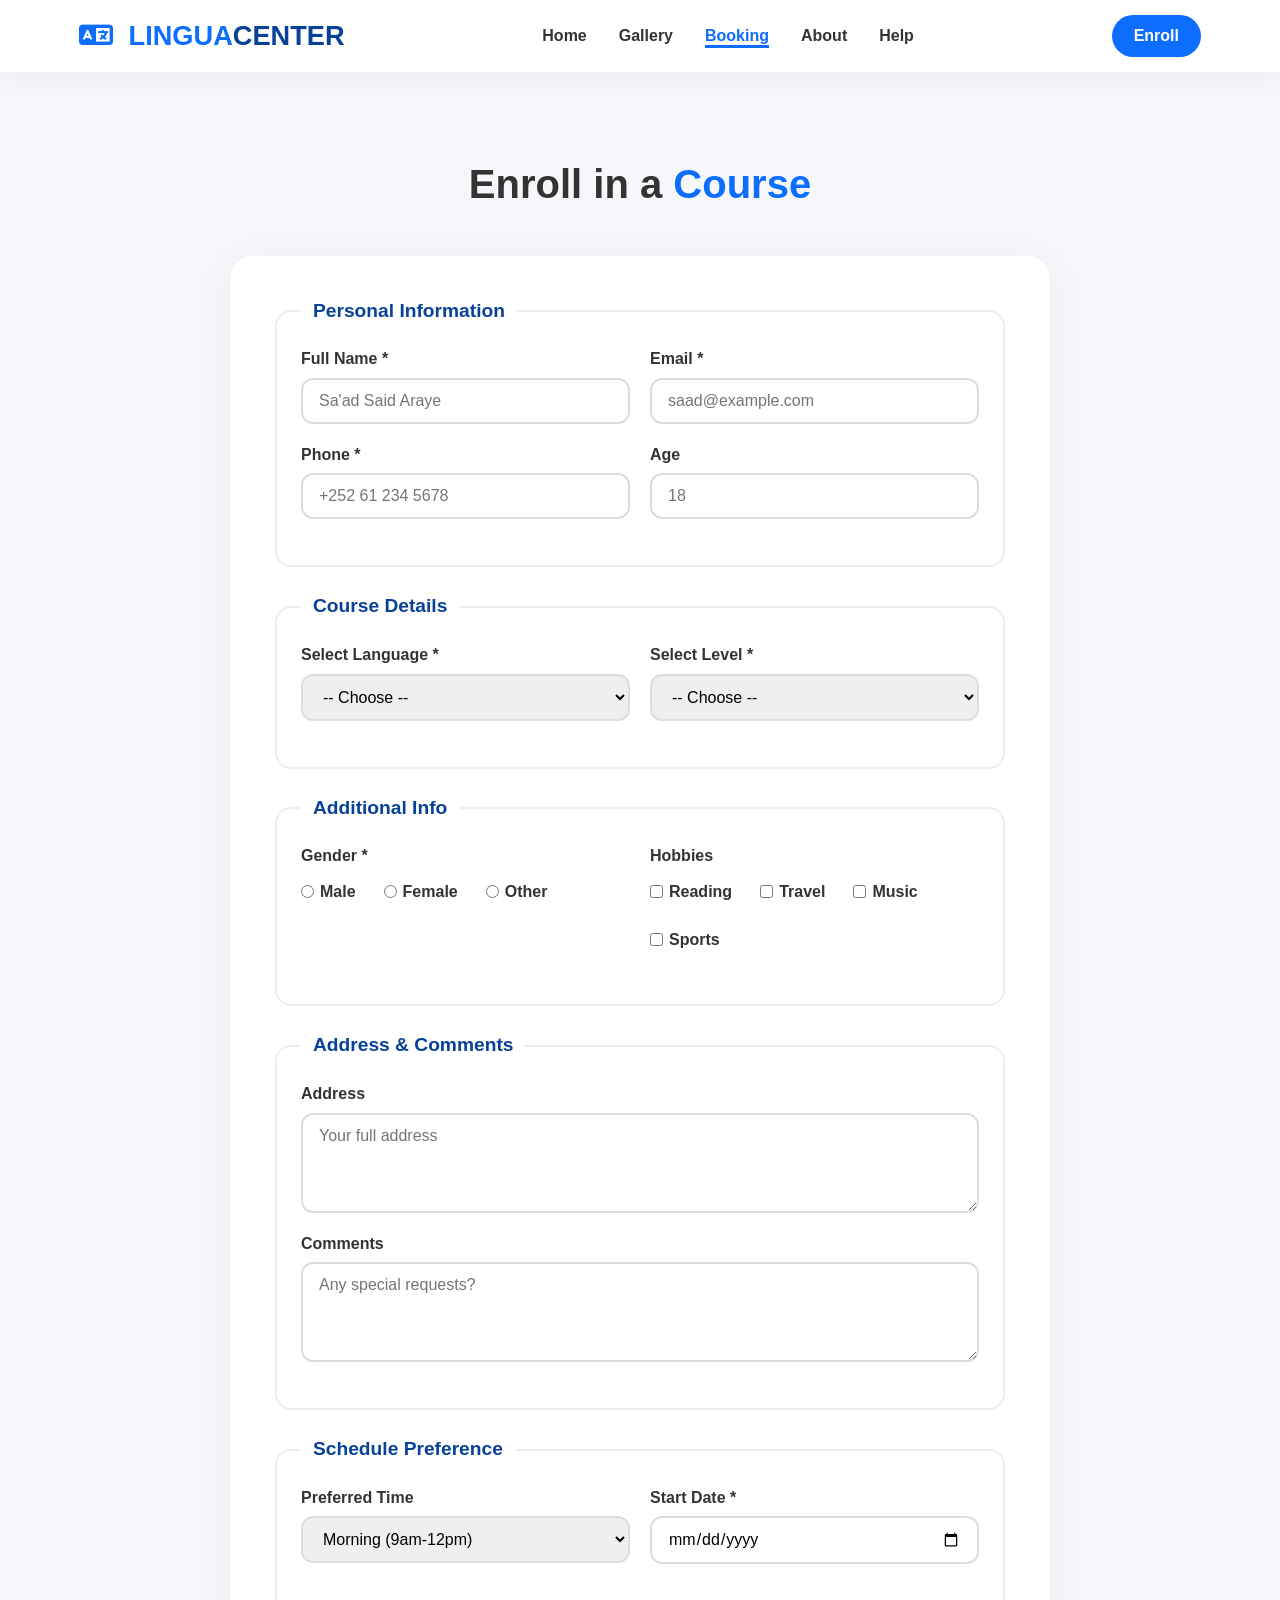
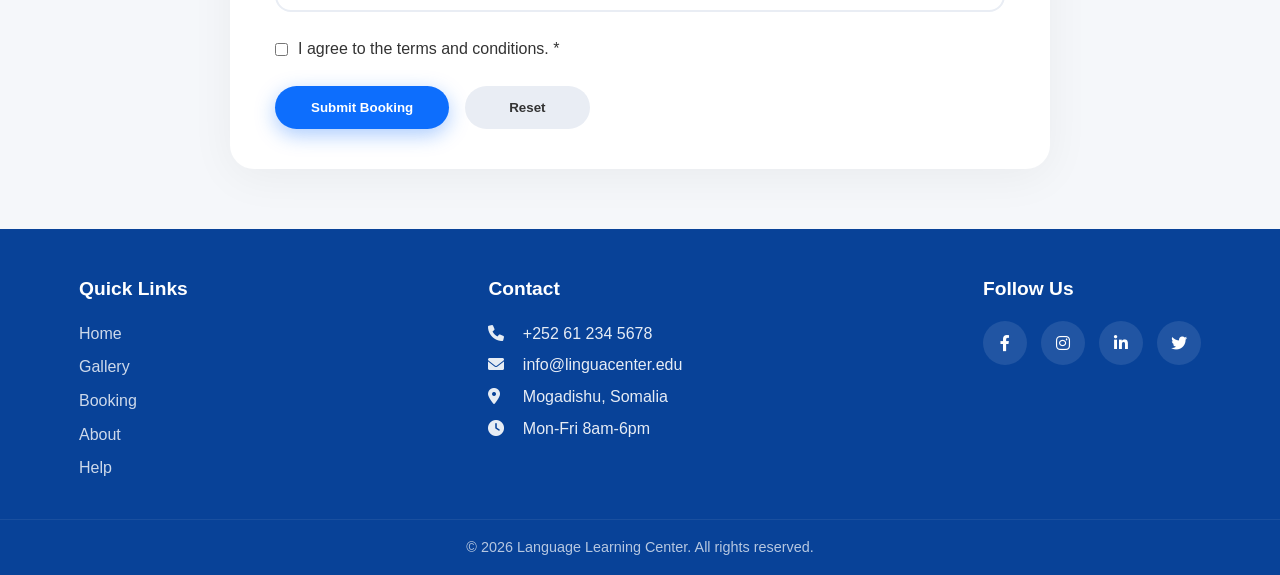
<file: booking.html>
<!DOCTYPE html>
<html lang="en">
<head>
    <meta charset="UTF-8">
    <meta name="viewport" content="width=device-width, initial-scale=1.0">
    <title>Booking - Language Learning Center</title>
    <link rel="stylesheet" href="https://cdnjs.cloudflare.com/ajax/libs/font-awesome/6.0.0-beta3/css/all.min.css">
    <link rel="stylesheet" href="css/style.css">
    <link rel="icon" href="favicon.ico">
</head>
<body>

<header class="header">
    <div class="container nav-container">
        <div class="logo"><a href="index.html"><i class="fas fa-language"></i> LINGUA<span>CENTER</span></a></div>
        <nav>
            <ul>
                <li><a href="index.html">Home</a></li>
                <li><a href="gallery.html">Gallery</a></li>
                <li><a href="booking.html" class="active">Booking</a></li>
                <li><a href="about.html">About</a></li>
                <li><a href="help.html">Help</a></li>
            </ul>
        </nav>
        <a href="booking.html" class="btn-enroll">Enroll</a>
    </div>
</header>

<section class="booking-page">
    <div class="container">
        <h2 class="title">Enroll in a <span>Course</span></h2>
        <form class="booking-form">
            <fieldset>
                <legend>Personal Information</legend>
                <div class="row">
                    <div class="group"><label>Full Name *</label><input type="text" placeholder="Sa'ad Said Araye" required minlength="3" maxlength="50"></div>
                    <div class="group"><label>Email *</label><input type="email" placeholder="saad@example.com" required></div>
                </div>
                <div class="row">
                    <div class="group"><label>Phone *</label><input type="tel" placeholder="+252 61 234 5678" required pattern="[0-9+\s\-]{8,20}"></div>
                    <div class="group"><label>Age</label><input type="number" placeholder="18" min="5" max="99"></div>
                </div>
            </fieldset>

            <fieldset>
                <legend>Course Details</legend>
                <div class="row">
                    <div class="group"><label>Select Language *</label><select required><option value="">-- Choose --</option><option>English</option><option>Arabic</option><option>French</option><option>Turkish</option><option>Chinese</option><option>Spanish</option></select></div>
                    <div class="group"><label>Select Level *</label><select required><option value="">-- Choose --</option><option>Beginner</option><option>Intermediate</option><option>Advanced</option></select></div>
                </div>
            </fieldset>

            <fieldset>
                <legend>Additional Info</legend>
                <div class="row">
                    <div class="group"><label>Gender *</label><div class="radio-group"><label><input type="radio" name="gender" required> Male</label><label><input type="radio" name="gender"> Female</label><label><input type="radio" name="gender"> Other</label></div></div>
                    <div class="group"><label>Hobbies</label><div class="check-group"><label><input type="checkbox"> Reading</label><label><input type="checkbox"> Travel</label><label><input type="checkbox"> Music</label><label><input type="checkbox"> Sports</label></div></div>
                </div>
            </fieldset>

            <fieldset>
                <legend>Address &amp; Comments</legend>
                <div class="row"><div class="group full"><label>Address</label><textarea rows="2" placeholder="Your full address"></textarea></div></div>
                <div class="row"><div class="group full"><label>Comments</label><textarea rows="3" placeholder="Any special requests?"></textarea></div></div>
            </fieldset>

            <fieldset>
                <legend>Schedule Preference</legend>
                <div class="row">
                    <div class="group"><label>Preferred Time</label><select><option>Morning (9am-12pm)</option><option>Afternoon (1pm-4pm)</option><option>Evening (5pm-8pm)</option></select></div>
                    <div class="group"><label>Start Date *</label><input type="date" required></div>
                </div>
            </fieldset>

            <div class="row"><div class="group full"><label style="font-weight:400;display:flex;align-items:center;gap:10px;cursor:pointer;"><input type="checkbox" required> I agree to the terms and conditions. *</label></div></div>

            <div class="actions">
                <button type="submit" class="btn-primary">Submit Booking</button>
                <button type="reset" class="btn-reset">Reset</button>
            </div>
        </form>
    </div>
</section>

<footer class="footer">
    <div class="container footer-grid">
        <div><h4>Quick Links</h4><ul><li><a href="index.html">Home</a></li><li><a href="gallery.html">Gallery</a></li><li><a href="booking.html">Booking</a></li><li><a href="about.html">About</a></li><li><a href="help.html">Help</a></li></ul></div>
        <div><h4>Contact</h4><p><i class="fas fa-phone"></i> +252 61 234 5678</p><p><i class="fas fa-envelope"></i> info@linguacenter.edu</p><p><i class="fas fa-map-marker-alt"></i> Mogadishu, Somalia</p><p><i class="fas fa-clock"></i> Mon-Fri 8am-6pm</p></div>
        <div><h4>Follow Us</h4><div class="social"><a href="#"><i class="fab fa-facebook-f"></i></a><a href="#"><i class="fab fa-instagram"></i></a><a href="#"><i class="fab fa-linkedin-in"></i></a><a href="#"><i class="fab fa-twitter"></i></a></div></div>
    </div>
    <div class="bottom"><p>&copy; 2026 Language Learning Center. All rights reserved.</p></div>
</footer>

</body>
</html>
</file>
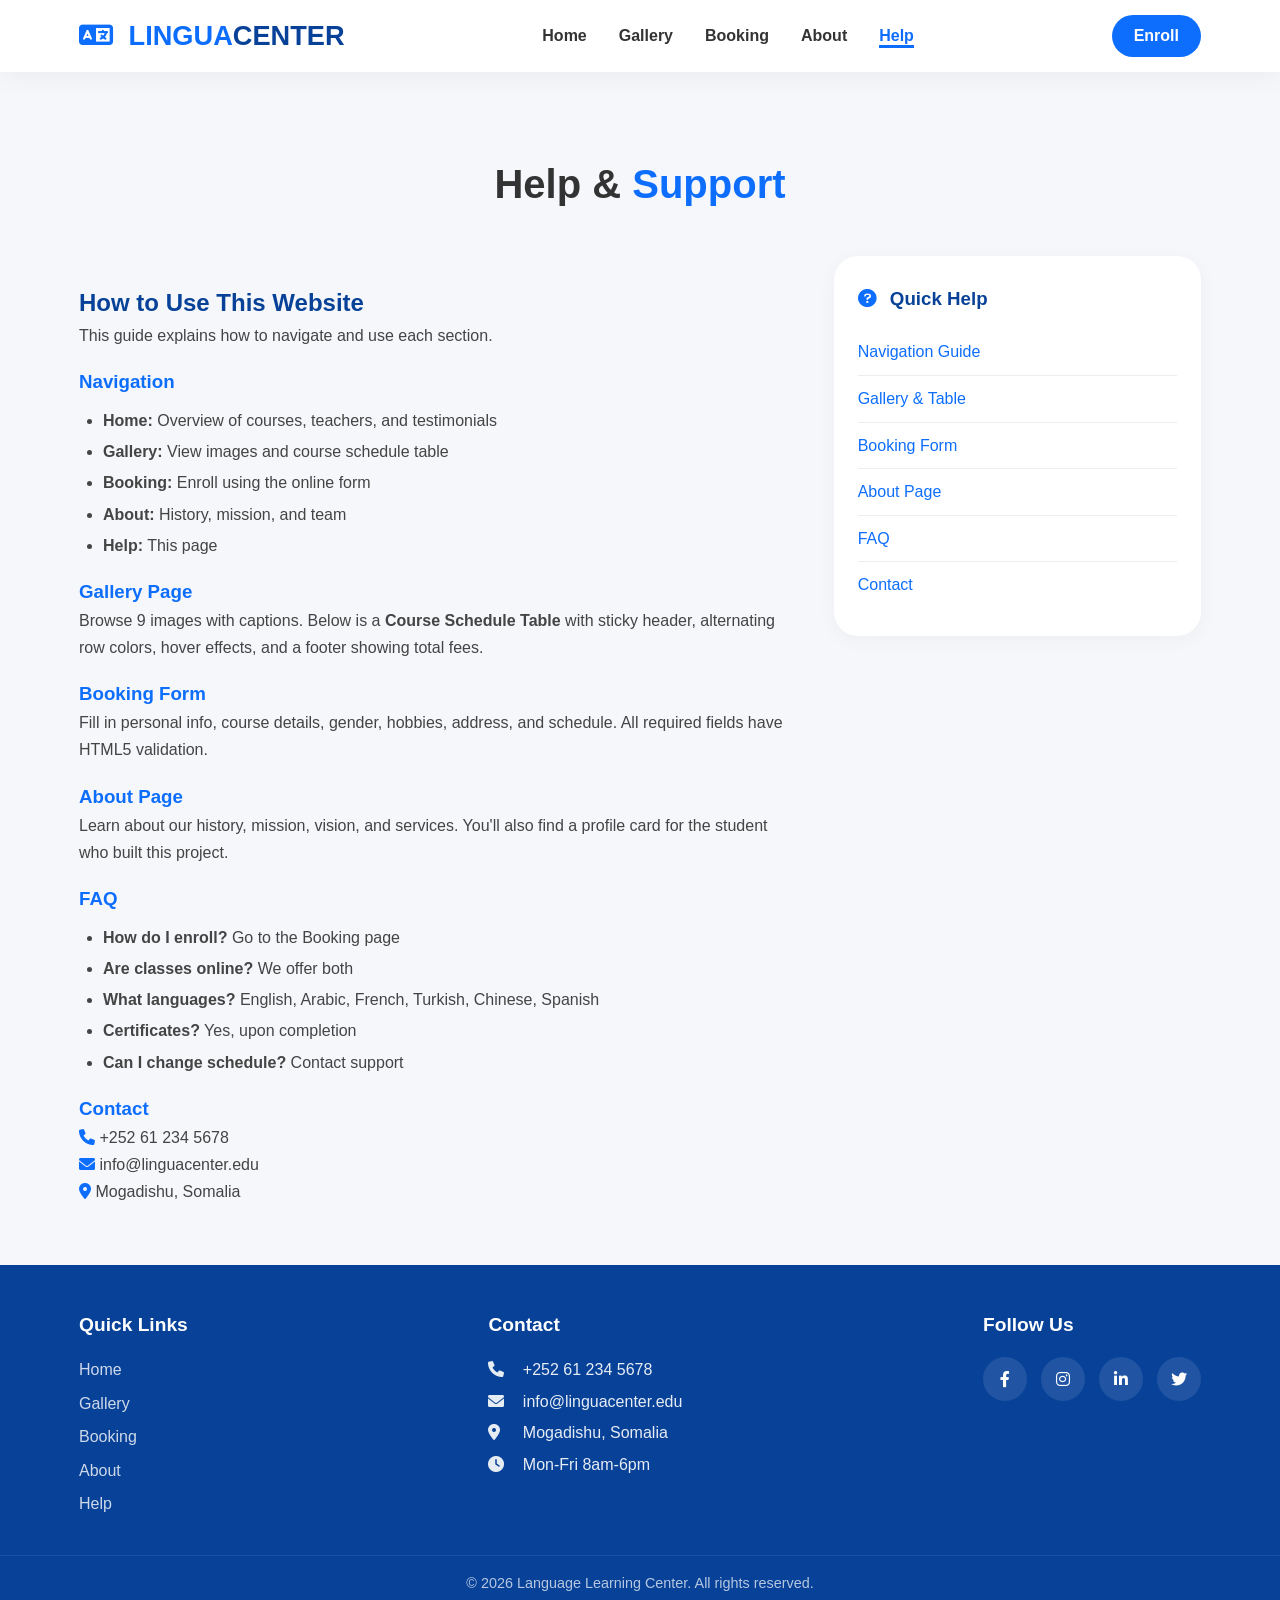
<file: help.html>
<!DOCTYPE html>
<html lang="en">
<head>
    <meta charset="UTF-8">
    <meta name="viewport" content="width=device-width, initial-scale=1.0">
    <title>Help - Language Learning Center</title>
    <link rel="stylesheet" href="https://cdnjs.cloudflare.com/ajax/libs/font-awesome/6.0.0-beta3/css/all.min.css">
    <link rel="stylesheet" href="css/style.css">
    <link rel="icon" href="favicon.ico">
</head>
<body>

<header class="header">
    <div class="container nav-container">
        <div class="logo"><a href="index.html"><i class="fas fa-language"></i> LINGUA<span>CENTER</span></a></div>
        <nav>
            <ul>
                <li><a href="index.html">Home</a></li>
                <li><a href="gallery.html">Gallery</a></li>
                <li><a href="booking.html">Booking</a></li>
                <li><a href="about.html">About</a></li>
                <li><a href="help.html" class="active">Help</a></li>
            </ul>
        </nav>
        <a href="booking.html" class="btn-enroll">Enroll</a>
    </div>
</header>

<section class="help-page">
    <div class="container">
        <h2 class="title">Help &amp; <span>Support</span></h2>
        <div class="help-grid">
            <div class="main">
                <h2>How to Use This Website</h2>
                <p>This guide explains how to navigate and use each section.</p>
                <h3>Navigation</h3>
                <ul><li><strong>Home:</strong> Overview of courses, teachers, and testimonials</li><li><strong>Gallery:</strong> View images and course schedule table</li><li><strong>Booking:</strong> Enroll using the online form</li><li><strong>About:</strong> History, mission, and team</li><li><strong>Help:</strong> This page</li></ul>
                <h3>Gallery Page</h3>
                <p>Browse 9 images with captions. Below is a <strong>Course Schedule Table</strong> with sticky header, alternating row colors, hover effects, and a footer showing total fees.</p>
                <h3>Booking Form</h3>
                <p>Fill in personal info, course details, gender, hobbies, address, and schedule. All required fields have HTML5 validation.</p>
                <h3>About Page</h3>
                <p>Learn about our history, mission, vision, and services. You'll also find a profile card for the student who built this project.</p>
                <h3>FAQ</h3>
                <ul><li><strong>How do I enroll?</strong> Go to the Booking page</li><li><strong>Are classes online?</strong> We offer both</li><li><strong>What languages?</strong> English, Arabic, French, Turkish, Chinese, Spanish</li><li><strong>Certificates?</strong> Yes, upon completion</li><li><strong>Can I change schedule?</strong> Contact support</li></ul>
                <h3>Contact</h3>
                <p><i class="fas fa-phone" style="color:#0D6EFD;"></i> +252 61 234 5678</p>
                <p><i class="fas fa-envelope" style="color:#0D6EFD;"></i> info@linguacenter.edu</p>
                <p><i class="fas fa-map-marker-alt" style="color:#0D6EFD;"></i> Mogadishu, Somalia</p>
            </div>
            <aside class="sidebar">
                <h3><i class="fas fa-question-circle"></i> Quick Help</h3>
                <ul><li><a href="#">Navigation Guide</a></li><li><a href="#">Gallery &amp; Table</a></li><li><a href="#">Booking Form</a></li><li><a href="#">About Page</a></li><li><a href="#">FAQ</a></li><li><a href="#">Contact</a></li></ul>
            </aside>
        </div>
    </div>
</section>

<footer class="footer">
    <div class="container footer-grid">
        <div><h4>Quick Links</h4><ul><li><a href="index.html">Home</a></li><li><a href="gallery.html">Gallery</a></li><li><a href="booking.html">Booking</a></li><li><a href="about.html">About</a></li><li><a href="help.html">Help</a></li></ul></div>
        <div><h4>Contact</h4><p><i class="fas fa-phone"></i> +252 61 234 5678</p><p><i class="fas fa-envelope"></i> info@linguacenter.edu</p><p><i class="fas fa-map-marker-alt"></i> Mogadishu, Somalia</p><p><i class="fas fa-clock"></i> Mon-Fri 8am-6pm</p></div>
        <div><h4>Follow Us</h4><div class="social"><a href="#"><i class="fab fa-facebook-f"></i></a><a href="#"><i class="fab fa-instagram"></i></a><a href="#"><i class="fab fa-linkedin-in"></i></a><a href="#"><i class="fab fa-twitter"></i></a></div></div>
    </div>
    <div class="bottom"><p>&copy; 2026 Language Learning Center. All rights reserved.</p></div>
</footer>

</body>
</html>
</file>
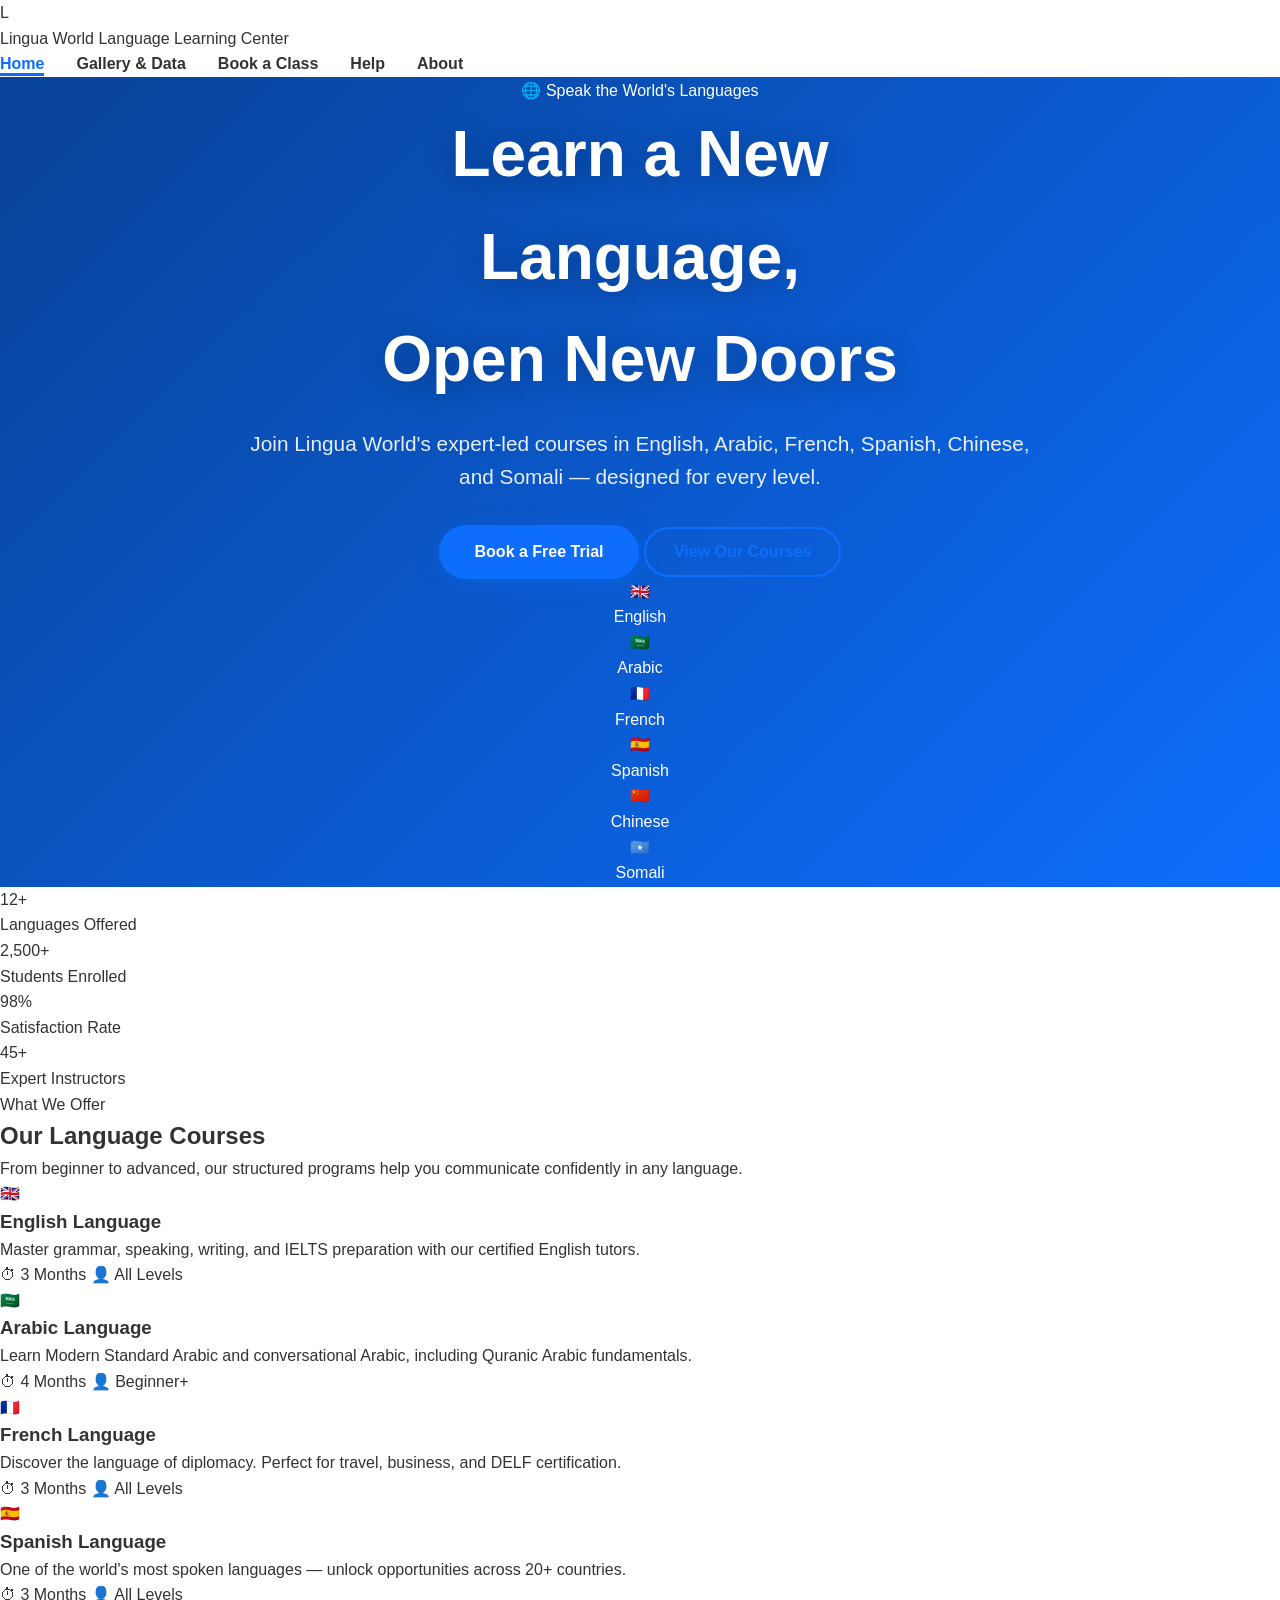
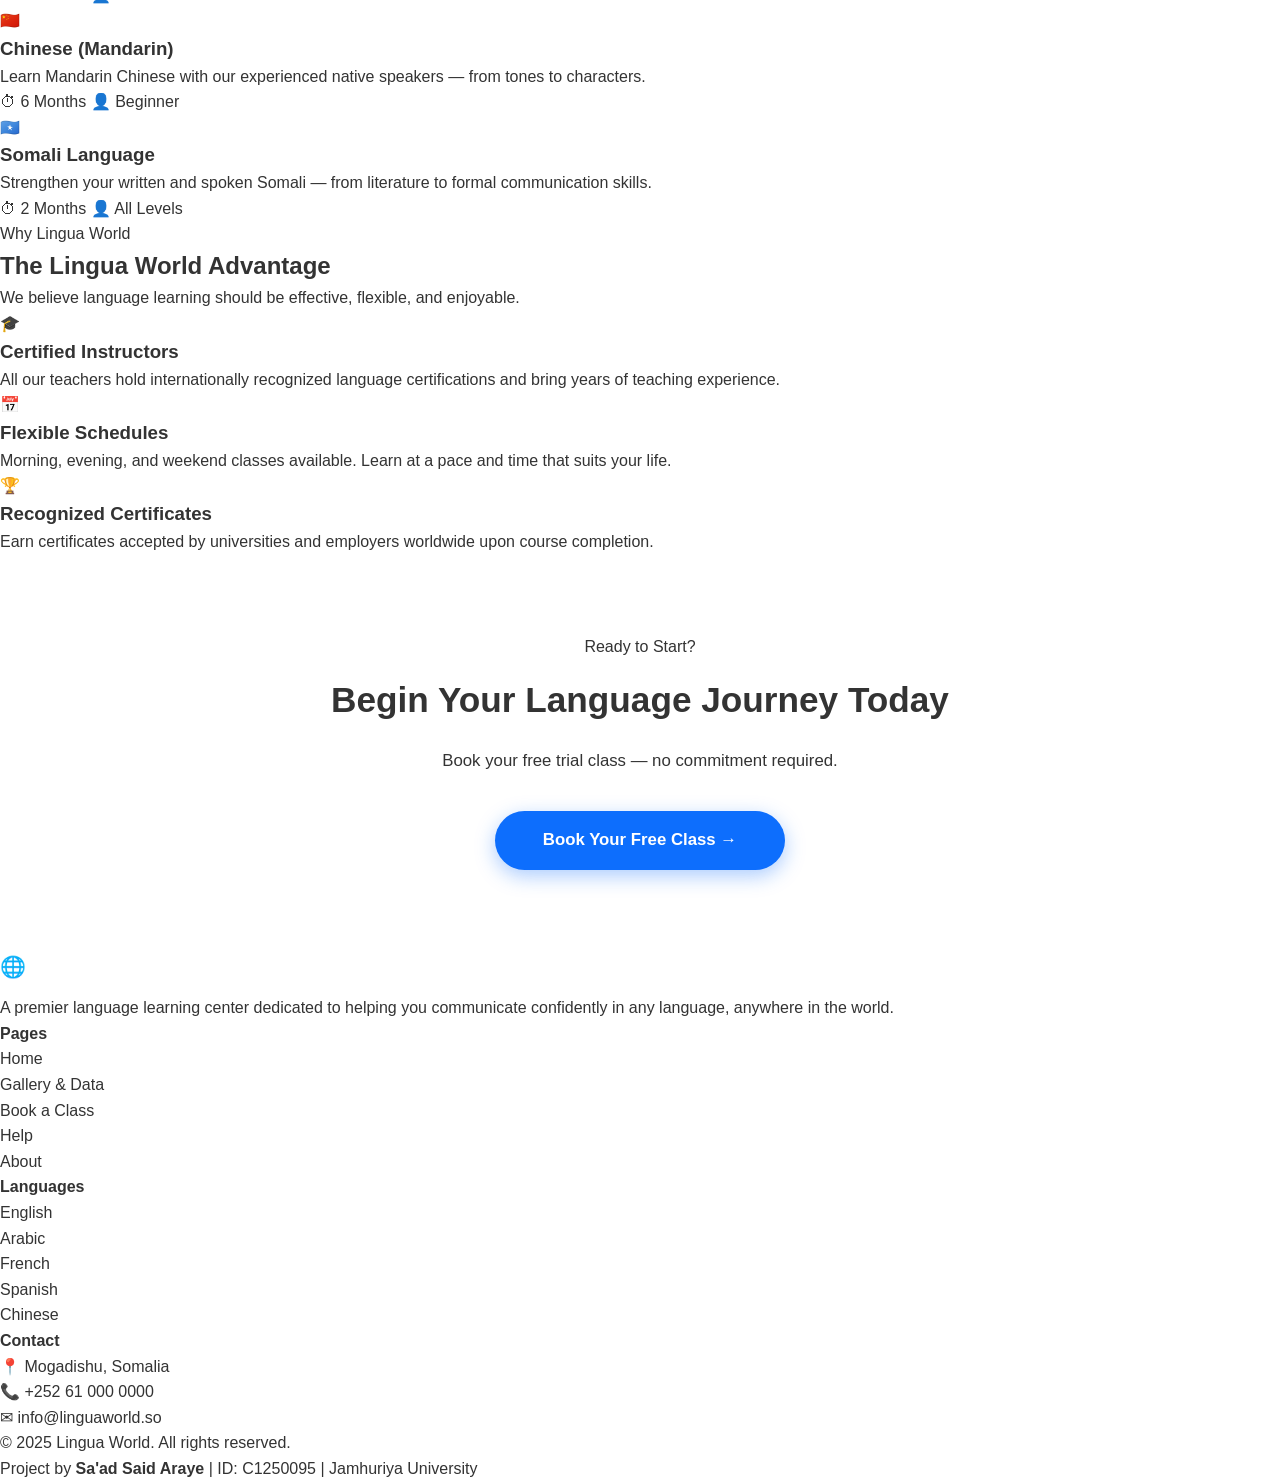
<file: index-1.html>
<!DOCTYPE html>
<html lang="en">
<head>
  <!-- =============================================
       LINGUA WORLD - Language Learning Center
       Student: Sa'ad Said Araye | ID: C1250095
       Page: Home (index.html)
       ============================================= -->
  <meta charset="UTF-8" />
  <meta name="viewport" content="width=device-width, initial-scale=1.0" />
  <meta name="description" content="Lingua World - Premier Language Learning Center offering English, Arabic, French, Spanish and more." />
  <title>Lingua World | Language Learning Center</title>

  <!-- Favicon (inline SVG emoji as favicon) -->
  <link rel="icon" href="data:image/svg+xml,<svg xmlns='http://www.w3.org/2000/svg' viewBox='0 0 100 100'><text y='.9em' font-size='90'>🌐</text></svg>" />

  <!-- Main Stylesheet -->
  <link rel="stylesheet" href="css/style.css" />
</head>
<body>

  <!-- ======= HEADER / NAVIGATION ======= -->
  <header role="banner">
    <div class="header-inner">
      <a href="index.html" class="logo" aria-label="Lingua World Home">
        <div class="logo-icon">L</div>
        <div class="logo-text">
          <span class="logo-name">Lingua World</span>
          <span class="logo-tagline">Language Learning Center</span>
        </div>
      </a>

      <nav role="navigation" aria-label="Main Navigation">
        <ul>
          <li><a href="index.html" class="active" aria-current="page">Home</a></li>
          <li><a href="gallery.html">Gallery &amp; Data</a></li>
          <li><a href="booking.html">Book a Class</a></li>
          <li><a href="help.html">Help</a></li>
          <li><a href="about.html">About</a></li>
        </ul>
      </nav>
    </div>
  </header>

  <!-- ======= MAIN CONTENT ======= -->
  <main role="main" class="page-wrapper">

    <!-- HERO SECTION -->
    <section class="hero" aria-label="Welcome to Lingua World">
      <div class="hero-content">

        <!-- Left: Text -->
        <div class="hero-text">
          <span class="hero-eyebrow">🌐 Speak the World's Languages</span>
          <h1>Learn a New<br /><span>Language</span>,<br />Open New Doors</h1>
          <p class="hero-sub">
            Join Lingua World's expert-led courses in English, Arabic, French,
            Spanish, Chinese, and Somali — designed for every level.
          </p>
          <div class="hero-buttons">
            <a href="booking.html" class="btn btn-primary">Book a Free Trial</a>
            <a href="gallery.html" class="btn btn-outline">View Our Courses</a>
          </div>
        </div>

        <!-- Right: Language Cards -->
        <div class="hero-visual" aria-hidden="true">
          <div class="languages-grid">
            <div class="lang-card">
              <div class="lang-flag">🇬🇧</div>
              <div class="lang-name">English</div>
            </div>
            <div class="lang-card">
              <div class="lang-flag">🇸🇦</div>
              <div class="lang-name">Arabic</div>
            </div>
            <div class="lang-card">
              <div class="lang-flag">🇫🇷</div>
              <div class="lang-name">French</div>
            </div>
            <div class="lang-card">
              <div class="lang-flag">🇪🇸</div>
              <div class="lang-name">Spanish</div>
            </div>
            <div class="lang-card">
              <div class="lang-flag">🇨🇳</div>
              <div class="lang-name">Chinese</div>
            </div>
            <div class="lang-card">
              <div class="lang-flag">🇸🇴</div>
              <div class="lang-name">Somali</div>
            </div>
          </div>
        </div>

      </div>
    </section>

    <!-- STATS STRIP -->
    <section class="stats-strip" aria-label="Our achievements">
      <div class="stats-inner">
        <div class="stat-item">
          <div class="stat-num">12<span>+</span></div>
          <div class="stat-label">Languages Offered</div>
        </div>
        <div class="stat-item">
          <div class="stat-num">2<span>,</span>500<span>+</span></div>
          <div class="stat-label">Students Enrolled</div>
        </div>
        <div class="stat-item">
          <div class="stat-num">98<span>%</span></div>
          <div class="stat-label">Satisfaction Rate</div>
        </div>
        <div class="stat-item">
          <div class="stat-num">45<span>+</span></div>
          <div class="stat-label">Expert Instructors</div>
        </div>
      </div>
    </section>

    <!-- COURSES SECTION -->
    <section class="section" aria-labelledby="courses-heading">
      <div class="section-inner">
        <header class="section-header">
          <span class="section-eyebrow">What We Offer</span>
          <h2 id="courses-heading">Our Language Courses</h2>
          <p class="section-desc">
            From beginner to advanced, our structured programs help you
            communicate confidently in any language.
          </p>
        </header>

        <div class="courses-grid">

          <article class="course-card">
            <div class="course-icon">🇬🇧</div>
            <h3>English Language</h3>
            <p>Master grammar, speaking, writing, and IELTS preparation with our certified English tutors.</p>
            <div class="course-meta">
              <span>⏱ 3 Months</span>
              <span>👤 All Levels</span>
            </div>
          </article>

          <article class="course-card">
            <div class="course-icon">🇸🇦</div>
            <h3>Arabic Language</h3>
            <p>Learn Modern Standard Arabic and conversational Arabic, including Quranic Arabic fundamentals.</p>
            <div class="course-meta">
              <span>⏱ 4 Months</span>
              <span>👤 Beginner+</span>
            </div>
          </article>

          <article class="course-card">
            <div class="course-icon">🇫🇷</div>
            <h3>French Language</h3>
            <p>Discover the language of diplomacy. Perfect for travel, business, and DELF certification.</p>
            <div class="course-meta">
              <span>⏱ 3 Months</span>
              <span>👤 All Levels</span>
            </div>
          </article>

          <article class="course-card">
            <div class="course-icon">🇪🇸</div>
            <h3>Spanish Language</h3>
            <p>One of the world's most spoken languages — unlock opportunities across 20+ countries.</p>
            <div class="course-meta">
              <span>⏱ 3 Months</span>
              <span>👤 All Levels</span>
            </div>
          </article>

          <article class="course-card">
            <div class="course-icon">🇨🇳</div>
            <h3>Chinese (Mandarin)</h3>
            <p>Learn Mandarin Chinese with our experienced native speakers — from tones to characters.</p>
            <div class="course-meta">
              <span>⏱ 6 Months</span>
              <span>👤 Beginner</span>
            </div>
          </article>

          <article class="course-card">
            <div class="course-icon">🇸🇴</div>
            <h3>Somali Language</h3>
            <p>Strengthen your written and spoken Somali — from literature to formal communication skills.</p>
            <div class="course-meta">
              <span>⏱ 2 Months</span>
              <span>👤 All Levels</span>
            </div>
          </article>

        </div>
      </div>
    </section>

    <!-- WHY CHOOSE US -->
    <section class="section section-alt" aria-labelledby="why-heading">
      <div class="section-inner">
        <header class="section-header">
          <span class="section-eyebrow">Why Lingua World</span>
          <h2 id="why-heading">The Lingua World Advantage</h2>
          <p class="section-desc">We believe language learning should be effective, flexible, and enjoyable.</p>
        </header>

        <div class="courses-grid">
          <article class="course-card">
            <div class="course-icon">🎓</div>
            <h3>Certified Instructors</h3>
            <p>All our teachers hold internationally recognized language certifications and bring years of teaching experience.</p>
          </article>
          <article class="course-card">
            <div class="course-icon">📅</div>
            <h3>Flexible Schedules</h3>
            <p>Morning, evening, and weekend classes available. Learn at a pace and time that suits your life.</p>
          </article>
          <article class="course-card">
            <div class="course-icon">🏆</div>
            <h3>Recognized Certificates</h3>
            <p>Earn certificates accepted by universities and employers worldwide upon course completion.</p>
          </article>
        </div>
      </div>
    </section>

    <!-- CALL TO ACTION -->
    <section class="section" style="text-align:center; padding: 80px 24px;">
      <div class="section-inner">
        <span class="section-eyebrow">Ready to Start?</span>
        <h2 style="font-family: var(--font-display); font-size: 2.2rem; color: var(--primary); margin: 12px 0 20px;">
          Begin Your Language Journey Today
        </h2>
        <p style="color: var(--gray); margin-bottom: 36px; font-size: 1.05rem;">
          Book your free trial class — no commitment required.
        </p>
        <a href="booking.html" class="btn btn-primary" style="font-size: 1.05rem; padding: 16px 48px;">
          Book Your Free Class →
        </a>
      </div>
    </section>

  </main>

  <!-- ======= FOOTER ======= -->
  <footer role="contentinfo">
    <div class="footer-inner">
      <div class="footer-brand">
        <div class="logo-name" style="color:#fff; font-size:1.3rem; margin-bottom:12px;">🌐 Lingua World</div>
        <p>A premier language learning center dedicated to helping you communicate confidently in any language, anywhere in the world.</p>
      </div>

      <div class="footer-col">
        <h4>Pages</h4>
        <ul>
          <li><a href="index.html">Home</a></li>
          <li><a href="gallery.html">Gallery &amp; Data</a></li>
          <li><a href="booking.html">Book a Class</a></li>
          <li><a href="help.html">Help</a></li>
          <li><a href="about.html">About</a></li>
        </ul>
      </div>

      <div class="footer-col">
        <h4>Languages</h4>
        <ul>
          <li><a href="gallery.html">English</a></li>
          <li><a href="gallery.html">Arabic</a></li>
          <li><a href="gallery.html">French</a></li>
          <li><a href="gallery.html">Spanish</a></li>
          <li><a href="gallery.html">Chinese</a></li>
        </ul>
      </div>

      <div class="footer-col">
        <h4>Contact</h4>
        <ul>
          <li><a href="#">📍 Mogadishu, Somalia</a></li>
          <li><a href="#">📞 +252 61 000 0000</a></li>
          <li><a href="#">✉ info@linguaworld.so</a></li>
        </ul>
      </div>
    </div>

    <div class="footer-bottom">
      <p>&copy; 2025 Lingua World. All rights reserved.</p>
      <p>Project by <strong style="color:var(--accent)">Sa'ad Said Araye</strong> | ID: C1250095 | Jamhuriya University</p>
    </div>
  </footer>

</body>
</html>
</file>
<file: css/style.css>
/* ============================================================
   GLOBAL
   ============================================================ */
* { margin:0; padding:0; box-sizing:border-box; }
body { font-family:Arial,Helvetica,sans-serif; background:#fff; color:#333; line-height:1.6; }
a { text-decoration:none; color:inherit; }
ul { list-style:none; }
img { max-width:100%; display:block; }
.container { width:90%; max-width:1200px; margin:0 auto; padding:0 15px; }

/* ============================================================
   BUTTONS
   ============================================================ */
.btn-primary { display:inline-block; background:#0D6EFD; color:#fff; padding:14px 36px; border-radius:50px; font-weight:700; border:none; cursor:pointer; transition:all 0.3s; box-shadow:0 6px 20px rgba(13,110,253,0.35); }
.btn-primary:hover { background:#084298; transform:translateY(-3px); box-shadow:0 8px 28px rgba(13,110,253,0.5); }
.btn-secondary { display:inline-block; background:transparent; color:#fff; padding:14px 36px; border-radius:50px; font-weight:700; border:2px solid #fff; transition:all 0.3s; }
.btn-secondary:hover { background:rgba(255,255,255,0.15); transform:translateY(-3px); }
.btn-outline { display:inline-block; padding:10px 28px; border:2px solid #0D6EFD; color:#0D6EFD; border-radius:50px; font-weight:700; transition:all 0.3s; }
.btn-outline:hover { background:#0D6EFD; color:#fff; }
.btn-enroll { background:#0D6EFD; color:#fff; padding:8px 22px; border-radius:50px; font-weight:700; transition:all 0.3s; }
.btn-enroll:hover { background:#084298; transform:scale(1.05); }
.btn-reset { background:#e9edf4; color:#333; padding:14px 44px; border-radius:50px; font-weight:700; border:none; cursor:pointer; transition:all 0.3s; }
.btn-reset:hover { background:#d5dce8; }

.title { font-size:2.5rem; text-align:center; margin-bottom:2.5rem; }
.title span { color:#0D6EFD; }

/* ============================================================
   HEADER
   ============================================================ */
.header { position:sticky; top:0; z-index:1000; background:rgba(255,255,255,0.95); backdrop-filter:blur(12px); padding:14px 0; box-shadow:0 2px 30px rgba(0,0,0,0.06); }
.nav-container { display:flex; justify-content:space-between; align-items:center; }
.logo a { font-size:1.7rem; font-weight:800; color:#0D6EFD; }
.logo a span { color:#084298; }
.logo i { margin-right:8px; }
nav ul { display:flex; gap:32px; }
nav ul li a { font-weight:600; color:#333; transition:color 0.3s; position:relative; }
nav ul li a::after { content:''; position:absolute; bottom:-4px; left:0; width:0; height:3px; background:#0D6EFD; transition:width 0.3s; }
nav ul li a:hover::after, nav ul li a.active::after { width:100%; }
nav ul li a:hover, nav ul li a.active { color:#0D6EFD; }

/* ============================================================
   HERO
   ============================================================ */
.hero { position:relative; min-height:90vh; display:flex; align-items:center; text-align:center; color:#fff; overflow:hidden; background:linear-gradient(135deg,#084298,#0D6EFD); }
.hero-bg { position:absolute; inset:0; background:url('https://images.unsplash.com/photo-1523240795612-9a054b0db644?w=1400&h=700&fit=crop') center/cover; opacity:0.2; animation:zoom 20s infinite alternate; }
@keyframes zoom { 0%{transform:scale(1);} 100%{transform:scale(1.08);} }
.hero-content { position:relative; z-index:2; max-width:800px; margin:0 auto; animation:fadeUp 1s ease; }
@keyframes fadeUp { from{opacity:0;transform:translateY(40px);} to{opacity:1;transform:translateY(0);} }
.hero-content h1 { font-size:4rem; margin-bottom:16px; text-shadow:0 4px 30px rgba(0,0,0,0.25); }
.hero-content p { font-size:1.3rem; margin-bottom:32px; opacity:0.9; }
.hero-btns { display:flex; justify-content:center; gap:20px; flex-wrap:wrap; }
.wave { position:absolute; bottom:0; left:0; width:100%; height:70px; z-index:2; }
.wave svg { width:100%; height:100%; display:block; }

/* ============================================================
   COURSES
   ============================================================ */
.courses { padding:70px 0; }
.course-grid { display:flex; flex-wrap:wrap; gap:30px; justify-content:center; }
.card { flex:1 1 280px; max-width:340px; background:#fff; border-radius:20px; overflow:hidden; box-shadow:0 8px 35px rgba(0,0,0,0.07); transition:all 0.4s cubic-bezier(0.175,0.885,0.32,1.275); }
.card:hover { transform:translateY(-14px) scale(1.02); box-shadow:0 20px 60px rgba(13,110,253,0.2); }
.card img { width:100%; height:190px; object-fit:cover; transition:transform 0.6s; }
.card:hover img { transform:scale(1.08); }
.card .info { padding:24px 22px 28px; text-align:center; }
.card .info h3 { font-size:1.5rem; color:#084298; }
.card .info p { margin:10px 0 16px; color:#666; }

/* ============================================================
   WHY CHOOSE
   ============================================================ */
.why { padding:70px 0; background:#F5F7FA; }
.features { display:flex; flex-wrap:wrap; gap:25px; justify-content:center; }
.features > div { flex:1 1 170px; max-width:200px; text-align:center; padding:24px 12px; background:#fff; border-radius:20px; transition:all 0.3s; box-shadow:0 4px 15px rgba(0,0,0,0.04); }
.features > div:hover { transform:translateY(-8px); box-shadow:0 12px 35px rgba(13,110,253,0.12); }
.features i { font-size:2.8rem; color:#0D6EFD; margin-bottom:12px; }
.features h4 { font-size:1.1rem; color:#084298; }
.features p { font-size:0.9rem; color:#666; }

/* ============================================================
   TEACHERS
   ============================================================ */
.teachers { padding:70px 0; }
.teacher-grid { display:flex; flex-wrap:wrap; gap:30px; justify-content:center; }
.tcard { flex:1 1 200px; max-width:250px; text-align:center; padding:24px 16px 28px; background:#F5F7FA; border-radius:24px; transition:all 0.4s; }
.tcard:hover { background:#fff; transform:translateY(-10px); box-shadow:0 16px 45px rgba(0,0,0,0.08); }
.tcard img { width:100px; height:100px; border-radius:50%; object-fit:cover; margin:0 auto 12px; border:4px solid #0D6EFD; transition:transform 0.3s; }
.tcard:hover img { transform:scale(1.05); }
.tcard h4 { font-size:1.2rem; color:#084298; }
.tcard p { color:#0D6EFD; font-weight:600; }
.tcard span { display:block; font-size:0.9rem; color:#666; }
.stars { color:#f5b342; letter-spacing:2px; }

/* ============================================================
   STATS
   ============================================================ */
.stats { padding:70px 0; background:linear-gradient(135deg,#084298,#0D6EFD); color:#fff; }
.stats-grid { display:flex; flex-wrap:wrap; justify-content:space-around; text-align:center; gap:30px; }
.stats-grid span { font-size:3.5rem; font-weight:800; display:block; }

/* ============================================================
   TESTIMONIALS
   ============================================================ */
.testimonials { padding:70px 0; background:#F5F7FA; }
.test-grid { display:flex; flex-wrap:wrap; gap:30px; justify-content:center; }
.test-card { flex:1 1 240px; max-width:300px; background:#fff; padding:30px 22px; border-radius:24px; text-align:center; box-shadow:0 4px 18px rgba(0,0,0,0.04); transition:all 0.4s; }
.test-card:hover { transform:translateY(-8px); box-shadow:0 14px 40px rgba(0,0,0,0.08); }
.test-card img { width:70px; height:70px; border-radius:50%; object-fit:cover; margin:0 auto 12px; }
.test-card h4 { color:#084298; }
.test-card p { font-style:italic; margin:10px 0; color:#444; }

/* ============================================================
   NEWSLETTER
   ============================================================ */
.newsletter { padding:60px 0; text-align:center; }
.newsletter h3 { font-size:2rem; color:#084298; }
.newsletter p { margin-bottom:20px; color:#555; }
.newsletter form { display:flex; flex-wrap:wrap; justify-content:center; gap:12px; max-width:500px; margin:0 auto; }
.newsletter input { flex:1 1 220px; padding:14px 22px; border:2px solid #ddd; border-radius:50px; font-size:1rem; outline:none; transition:border-color 0.3s; }
.newsletter input:focus { border-color:#0D6EFD; }

/* ============================================================
   FOOTER
   ============================================================ */
.footer { background:#084298; color:#fff; padding:45px 0 0; }
.footer-grid { display:flex; flex-wrap:wrap; gap:40px; justify-content:space-between; }
.footer-grid h4 { margin-bottom:16px; font-size:1.2rem; }
.footer-grid ul li { margin-bottom:8px; }
.footer-grid ul li a { opacity:0.8; transition:opacity 0.3s; }
.footer-grid ul li a:hover { opacity:1; }
.footer-grid p { margin-bottom:6px; opacity:0.9; }
.footer-grid p i { margin-right:10px; width:20px; }
.social { display:flex; gap:14px; margin-top:10px; }
.social a { display:inline-flex; align-items:center; justify-content:center; width:44px; height:44px; border-radius:50%; background:rgba(255,255,255,0.1); transition:all 0.3s; }
.social a:hover { background:#0D6EFD; transform:scale(1.1); }
.bottom { margin-top:30px; padding:16px 0; border-top:1px solid rgba(255,255,255,0.1); text-align:center; font-size:0.9rem; opacity:0.7; }

/* ============================================================
   GALLERY
   ============================================================ */
.gallery-page { padding:80px 0 60px; background:#F5F7FA; }
.gallery-grid { display:flex; flex-wrap:wrap; gap:25px; justify-content:center; }
.gallery-grid figure { flex:1 1 240px; max-width:300px; border-radius:16px; overflow:hidden; box-shadow:0 6px 25px rgba(0,0,0,0.06); transition:all 0.4s; }
.gallery-grid figure:hover { transform:scale(1.04); box-shadow:0 14px 45px rgba(13,110,253,0.2); }
.gallery-grid img { width:100%; height:220px; object-fit:cover; transition:transform 0.6s; }
.gallery-grid figure:hover img { transform:scale(1.08); }
.gallery-grid figcaption { padding:14px; background:#fff; text-align:center; font-weight:600; color:#084298; }

/* ============================================================
   SCHEDULE TABLE
   ============================================================ */
.schedule { padding:60px 0; background:#fff; }
.table-wrap { overflow-x:auto; }
table { width:100%; border-collapse:collapse; border-radius:16px; overflow:hidden; box-shadow:0 4px 25px rgba(0,0,0,0.05); }
thead { position:sticky; top:0; z-index:10; }
thead tr { background:#0D6EFD; color:#fff; }
th { padding:16px 20px; text-align:left; font-weight:700; }
td { padding:14px 20px; border-bottom:1px solid #eee; }
tbody tr:nth-child(even) { background:#F5F7FA; }
tbody tr:hover { background:#e3edfe; transition:background 0.2s; }
tfoot tr { background:#084298; color:#fff; font-weight:700; }
tfoot td { padding:14px 20px; }

/* ============================================================
   BOOKING
   ============================================================ */
.booking-page { padding:80px 0 60px; background:#F5F7FA; }
.booking-form { background:#fff; padding:40px 45px; border-radius:24px; max-width:820px; margin:0 auto; box-shadow:0 8px 45px rgba(0,0,0,0.05); }
.booking-form fieldset { border:2px solid #e9edf4; border-radius:16px; padding:20px 24px 28px; margin-bottom:24px; }
.booking-form legend { font-size:1.2rem; font-weight:700; color:#084298; padding:0 12px; }
.booking-form .row { display:flex; flex-wrap:wrap; gap:20px; margin-bottom:18px; }
.booking-form .group { flex:1 1 200px; display:flex; flex-direction:column; }
.booking-form .group label { font-weight:600; margin-bottom:6px; color:#333; }
.booking-form .group input, .booking-form .group select, .booking-form .group textarea { padding:12px 16px; border:2px solid #ddd; border-radius:12px; font-size:1rem; transition:border-color 0.3s; font-family:inherit; }
.booking-form .group input:focus, .booking-form .group select:focus, .booking-form .group textarea:focus { border-color:#0D6EFD; outline:none; }
.booking-form .group textarea { resize:vertical; min-height:100px; }
.radio-group, .check-group { display:flex; flex-wrap:wrap; gap:16px 28px; padding-top:4px; }
.radio-group label, .check-group label { font-weight:400; display:flex; align-items:center; gap:6px; cursor:pointer; }
.booking-form .full { flex:1 1 100%; }
.booking-form .actions { display:flex; flex-wrap:wrap; gap:16px; margin-top:10px; }

/* ============================================================
   ABOUT
   ============================================================ */
.about-page { padding:80px 0 60px; background:#F5F7FA; }
.about-grid { display:flex; flex-wrap:wrap; gap:40px; justify-content:center; }
.about-grid .content { flex:2 1 500px; }
.about-grid .content h2 { color:#084298; margin-top:24px; }
.about-grid .content p { margin:10px 0; color:#444; }
.about-grid .content ul { list-style:disc; padding-left:24px; margin:10px 0; }
.about-grid .content ul li { margin-bottom:6px; color:#444; }
.profile { flex:1 1 320px; max-width:380px; background:#fff; padding:32px 28px; border-radius:24px; text-align:center; box-shadow:0 8px 35px rgba(0,0,0,0.05); border-top:6px solid #0D6EFD; }
.profile .avatar { width:120px; height:120px; border-radius:50%; margin:0 auto 16px; overflow:hidden; }
.profile .avatar img { width:100%; height:100%; object-fit:cover; }
.profile h3 { color:#084298; font-size:1.6rem; }
.profile .role { color:#0D6EFD; font-weight:600; }
.profile p { margin:8px 0; color:#555; }
.profile p strong { color:#333; }
.profile .quote { margin-top:12px; font-style:italic; color:#666; }

/* ============================================================
   HELP
   ============================================================ */
.help-page { padding:80px 0 60px; background:#F5F7FA; }
.help-grid { display:flex; flex-wrap:wrap; gap:40px; }
.help-grid .main { flex:2 1 500px; }
.help-grid .main h2 { color:#084298; margin-top:28px; }
.help-grid .main h3 { color:#0D6EFD; margin-top:18px; }
.help-grid .main p, .help-grid .main li { color:#444; line-height:1.7; }
.help-grid .main ul { list-style:disc; padding-left:24px; margin:10px 0; }
.help-grid .main ul li { margin-bottom:4px; }
.sidebar { flex:1 1 260px; background:#fff; padding:28px 24px; border-radius:24px; box-shadow:0 4px 20px rgba(0,0,0,0.04); height:fit-content; }
.sidebar h3 { color:#084298; margin-bottom:16px; }
.sidebar h3 i { color:#0D6EFD; margin-right:8px; }
.sidebar ul li { padding:10px 0; border-bottom:1px solid #eee; }
.sidebar ul li:last-child { border-bottom:none; }
.sidebar ul li a { color:#0D6EFD; font-weight:500; }
.sidebar ul li a:hover { text-decoration:underline; }

/* ============================================================
   RESPONSIVE
   ============================================================ */
@media (max-width:992px) {
    .hero-content h1 { font-size:3rem; }
}
@media (max-width:768px) {
    .nav-container { flex-wrap:wrap; gap:12px; }
    nav { order:3; width:100%; }
    nav ul { justify-content:center; flex-wrap:wrap; gap:12px 20px; }
    .hero-content h1 { font-size:2.2rem; }
    .hero-btns { flex-direction:column; align-items:center; }
    .title { font-size:1.8rem; }
    .card { flex:1 1 100%; max-width:340px; }
    .footer-grid { flex-direction:column; gap:30px; }
    .stats-grid { flex-direction:column; gap:20px; }
    .stats-grid span { font-size:2.2rem; }
    .booking-form { padding:24px 18px; }
    .booking-form .row { flex-direction:column; }
    .about-grid { flex-direction:column; }
    .profile { max-width:100%; }
    .help-grid { flex-direction:column; }
}
@media (max-width:480px) {
    .hero-content h1 { font-size:1.8rem; }
    .btn-primary, .btn-secondary { padding:12px 28px; width:100%; text-align:center; }
    .newsletter form { flex-direction:column; align-items:stretch; }
}
</file>
